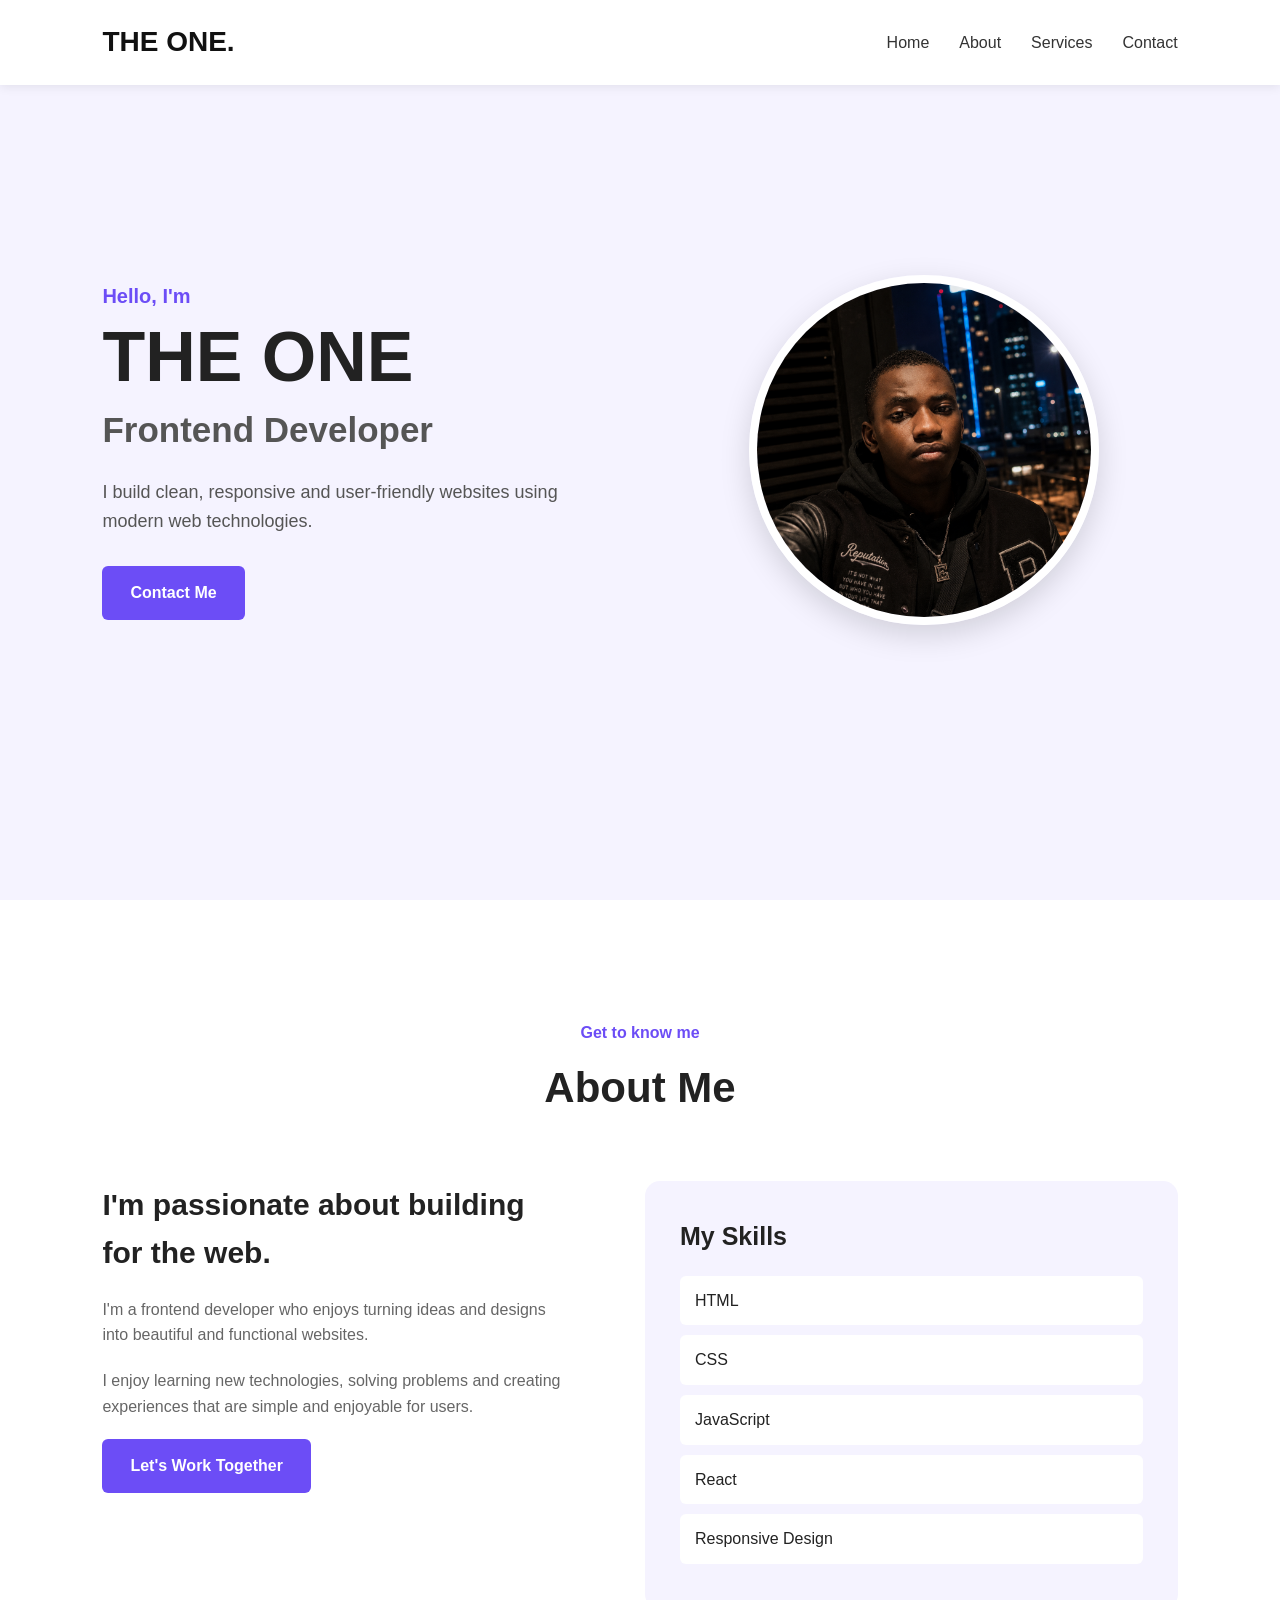
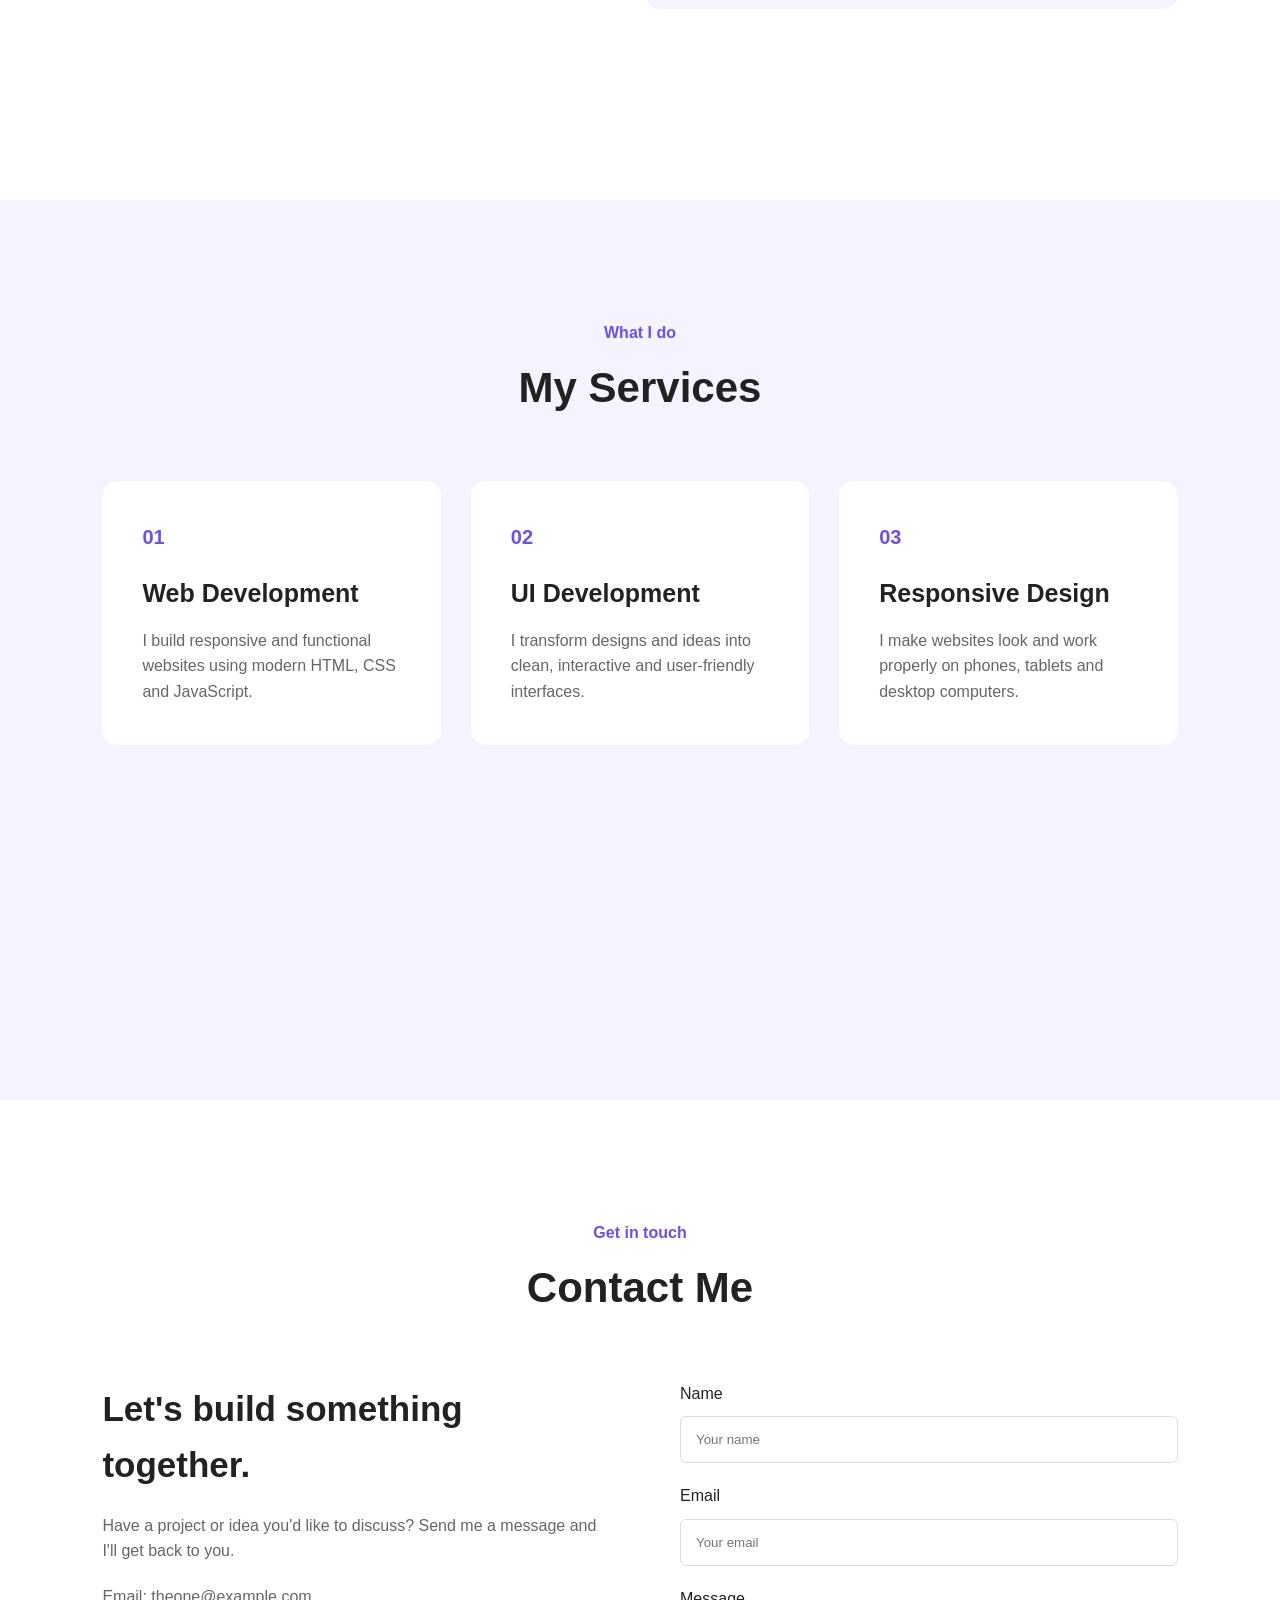
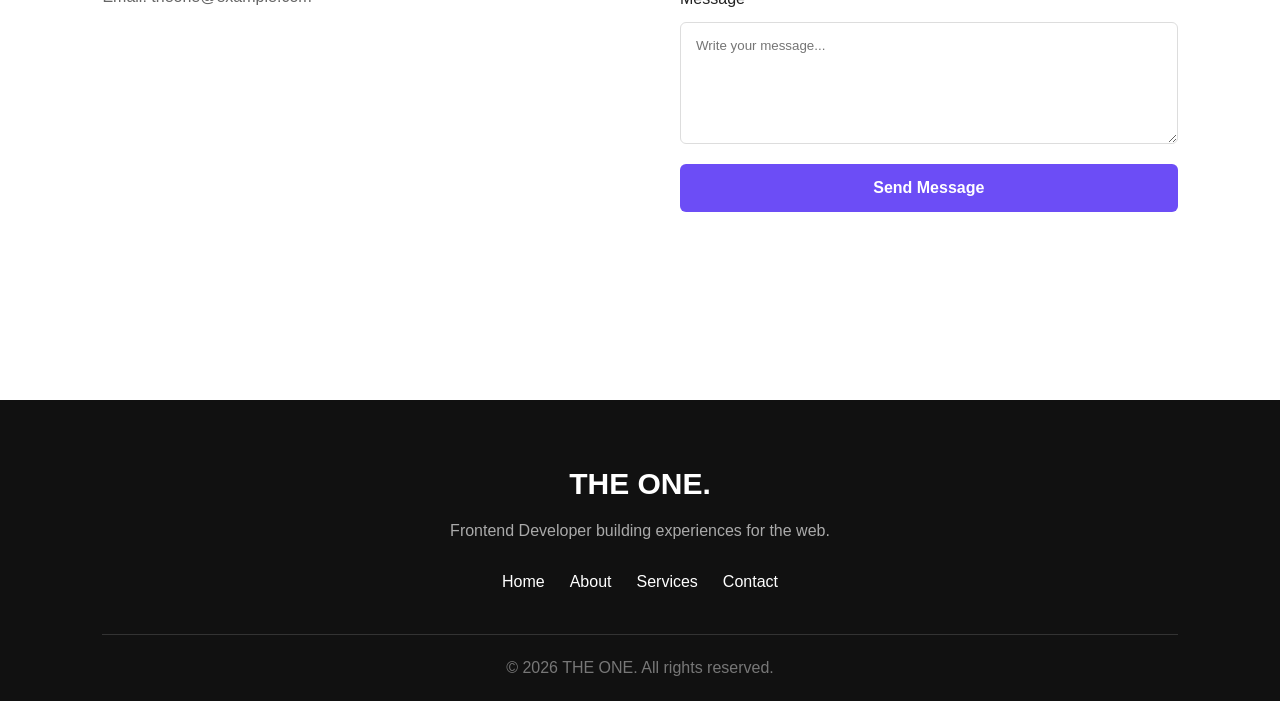
<file: index.html>
<!DOCTYPE html>
<html lang="en">
<head>
    <meta charset="UTF-8">
    <meta name="viewport" content="width=device-width, initial-scale=1.0">
    <title>My Portfolio</title>
    <link rel="stylesheet" href="style.css">
</head>
<body>



      <!-- ================= NAVBAR ================= -->

    <nav class="navbar">

        <div class="logo">
            <a href="#home">THE ONE.</a>
        </div>

        <div class="nav-links">
            <a href="#home">Home</a>
            <a href="#about">About</a>
            <a href="#services">Services</a>
            <a href="#contact">Contact</a>
        </div>

    </nav>


    <!-- ================= HOME ================= -->

    <section id="home" class="hero">

        <div class="hero-content">

            <p class="small-text">
                Hello, I'm
            </p>

            <h1>
                THE ONE
            </h1>

            <h2>
                Frontend Developer
            </h2>

            <p>
                I build clean, responsive and user-friendly websites
                using modern web technologies.
            </p>

            <a href="#contact" class="btn">
                Contact Me
            </a>

        </div>


        <div class="hero-image">

            <img
                src="my pic.png"
                alt="THE ONE profile picture"
            >

        </div>

    </section>


    <!-- ================= ABOUT ================= -->

    <section id="about" class="about">

        <div class="section-heading">

            <p>Get to know me</p>

            <h2>About Me</h2>

        </div>


        <div class="about-content">

            <div class="about-text">

                <h3>
                    I'm passionate about building for the web.
                </h3>

                <p>
                    I'm a frontend developer who enjoys turning
                    ideas and designs into beautiful and functional
                    websites.
                </p>

                <p>
                    I enjoy learning new technologies, solving
                    problems and creating experiences that are
                    simple and enjoyable for users.
                </p>

                <a href="#contact" class="btn">
                    Let's Work Together
                </a>

            </div>


            <div class="skills">

                <h3>My Skills</h3>

                <ul>
                    <li>HTML</li>
                    <li>CSS</li>
                    <li>JavaScript</li>
                    <li>React</li>
                    <li>Responsive Design</li>
                </ul>

            </div>

        </div>

    </section>



    <!-- ================= SERVICES ================= -->

    <section id="services" class="services">

        <div class="section-heading">

            <p>What I do</p>

            <h2>My Services</h2>

        </div>


        <div class="service-container">

            <!-- Service 1 -->

            <div class="service-card">

                <div class="service-number">
                    01
                </div>

                <h3>
                    Web Development
                </h3>

                <p>
                    I build responsive and functional websites
                    using modern HTML, CSS and JavaScript.
                </p>

            </div>


            <!-- Service 2 -->

            <div class="service-card">

                <div class="service-number">
                    02
                </div>

                <h3>
                    UI Development
                </h3>

                <p>
                    I transform designs and ideas into clean,
                    interactive and user-friendly interfaces.
                </p>

            </div>


            <!-- Service 3 -->

            <div class="service-card">

                <div class="service-number">
                    03
                </div>
                <h3>
                    Responsive Design
                </h3>

                <p>
                    I make websites look and work properly on
                    phones, tablets and desktop computers.
                </p>

            </div>

        </div>

    </section>


     <!-- ================= CONTACT ================= -->

    <section id="contact" class="contact">

        <div class="section-heading">

            <p>Get in touch</p>

            <h2>Contact Me</h2>

        </div>


        <div class="contact-container">

            <div class="contact-text">

                <h3>
                    Let's build something together.
                </h3>

                <p>
                    Have a project or idea you'd like to discuss?
                    Send me a message and I'll get back to you.
                </p>

                <p>
                    Email: theone@example.com
                </p>

            </div>


            <form class="contact-form">

                <label for="name">
                    Name
                </label>

                <input
                    type="text"
                    id="name"
                    placeholder="Your name"
                >


                <label for="email">
                    Email
                </label>

                <input
                    type="email"
                    id="email"
                    placeholder="Your email"
                >


                <label for="message">
                    Message
                </label>

                <textarea
                    id="message"
                    rows="6"
                    placeholder="Write your message..."
                ></textarea>


                <button type="submit">
                    Send Message
                </button>

            </form>

        </div>

    </section>

    <!-- ================= FOOTER ================= -->

    <footer>

        <div class="footer-content">

            <h2>THE ONE.</h2>

            <p>
                Frontend Developer building experiences for the web.
            </p>

            <div class="footer-links">

                <a href="#home">Home</a>

                <a href="#about">About</a>

                <a href="#services">Services</a>

                <a href="#contact">Contact</a>

            </div>

        </div>


        <div class="copyright">

            <p>
                © 2026 THE ONE. All rights reserved.
            </p>

        </div>

    </footer>

</body>

</html>
</body>
</html>
</file>
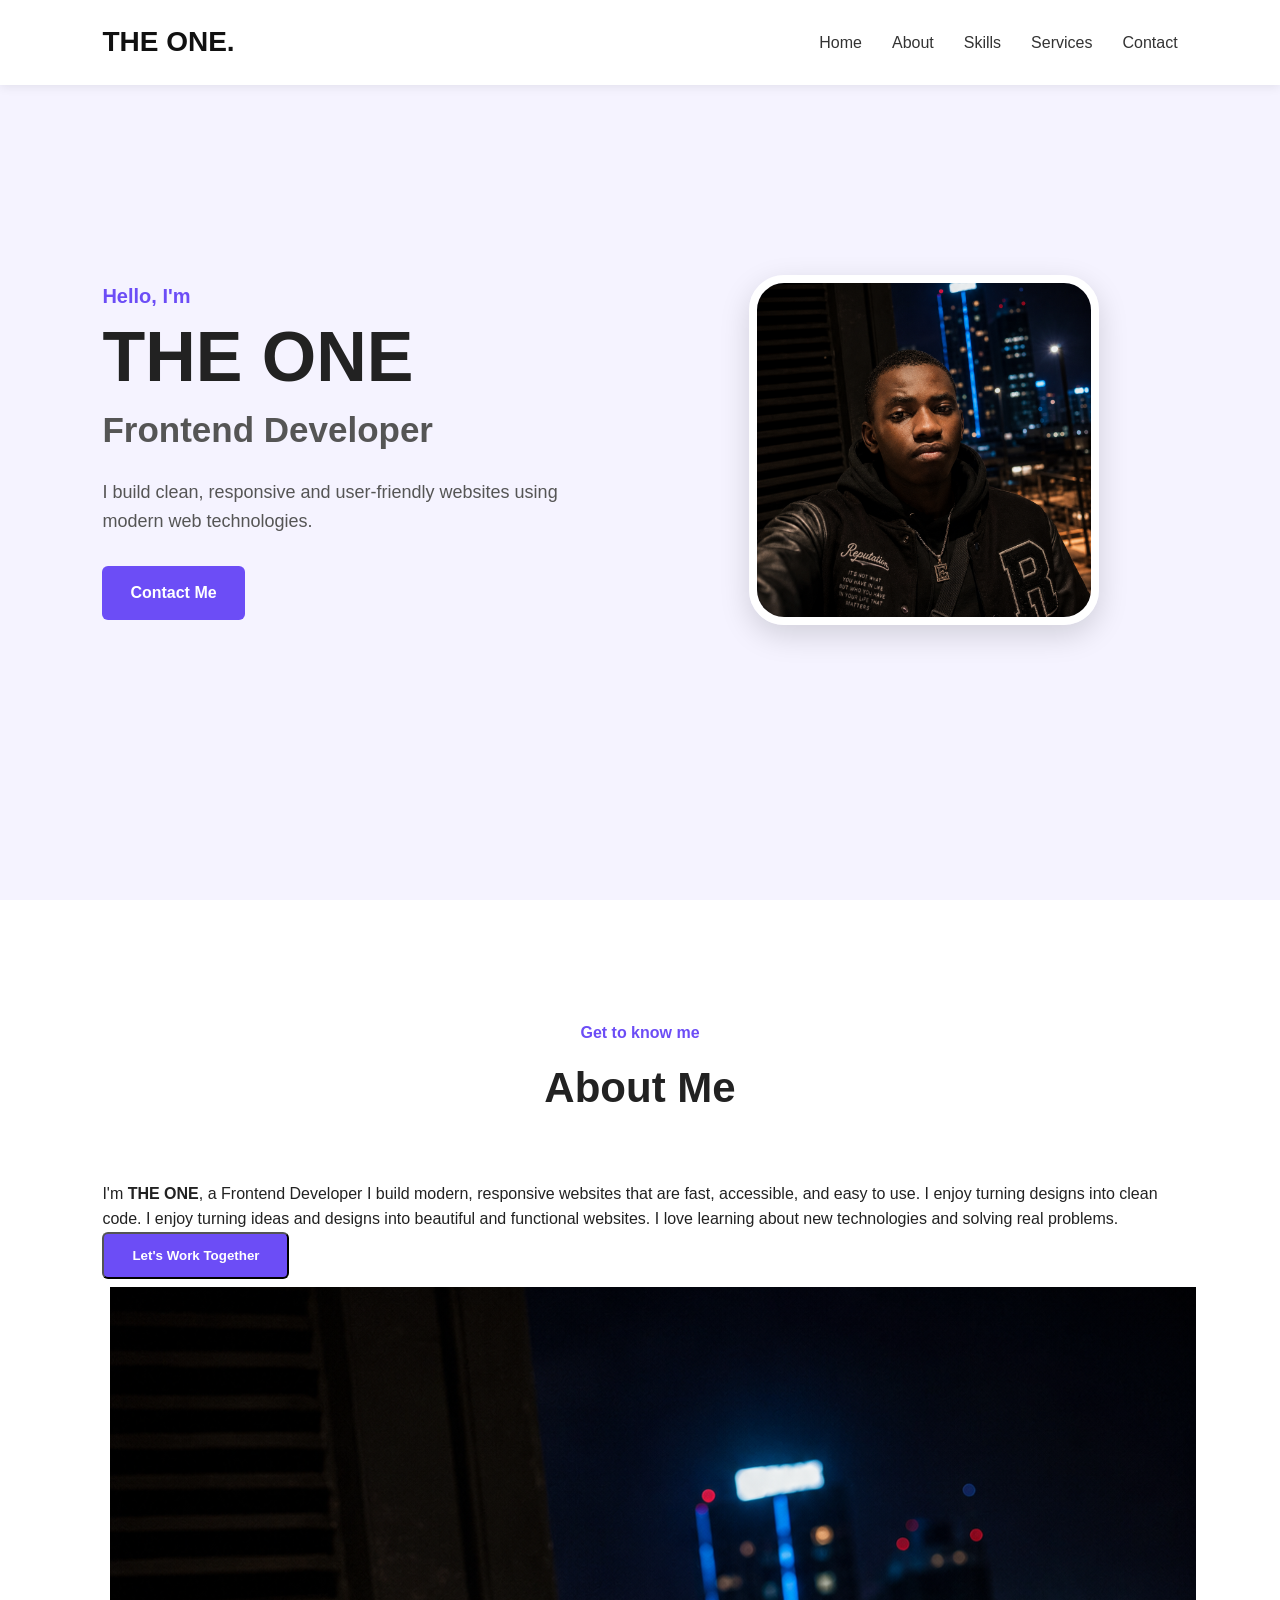
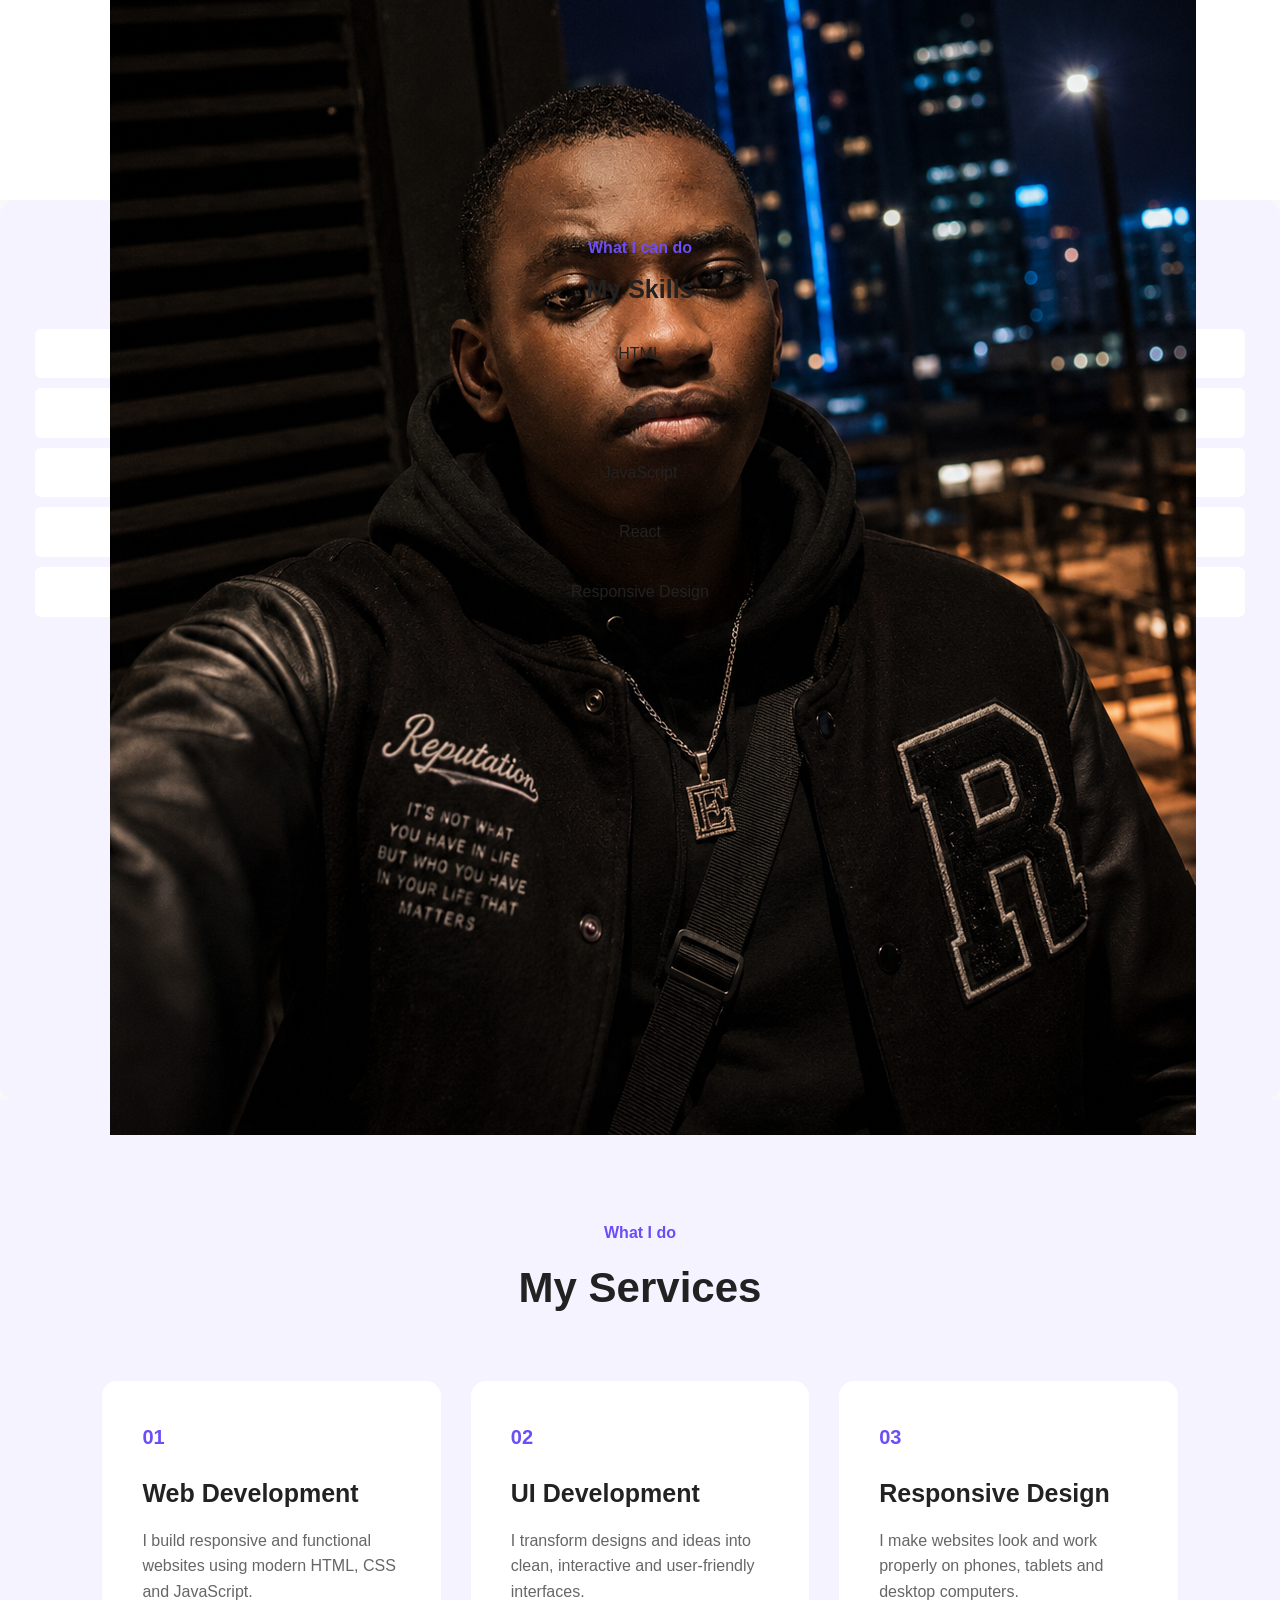
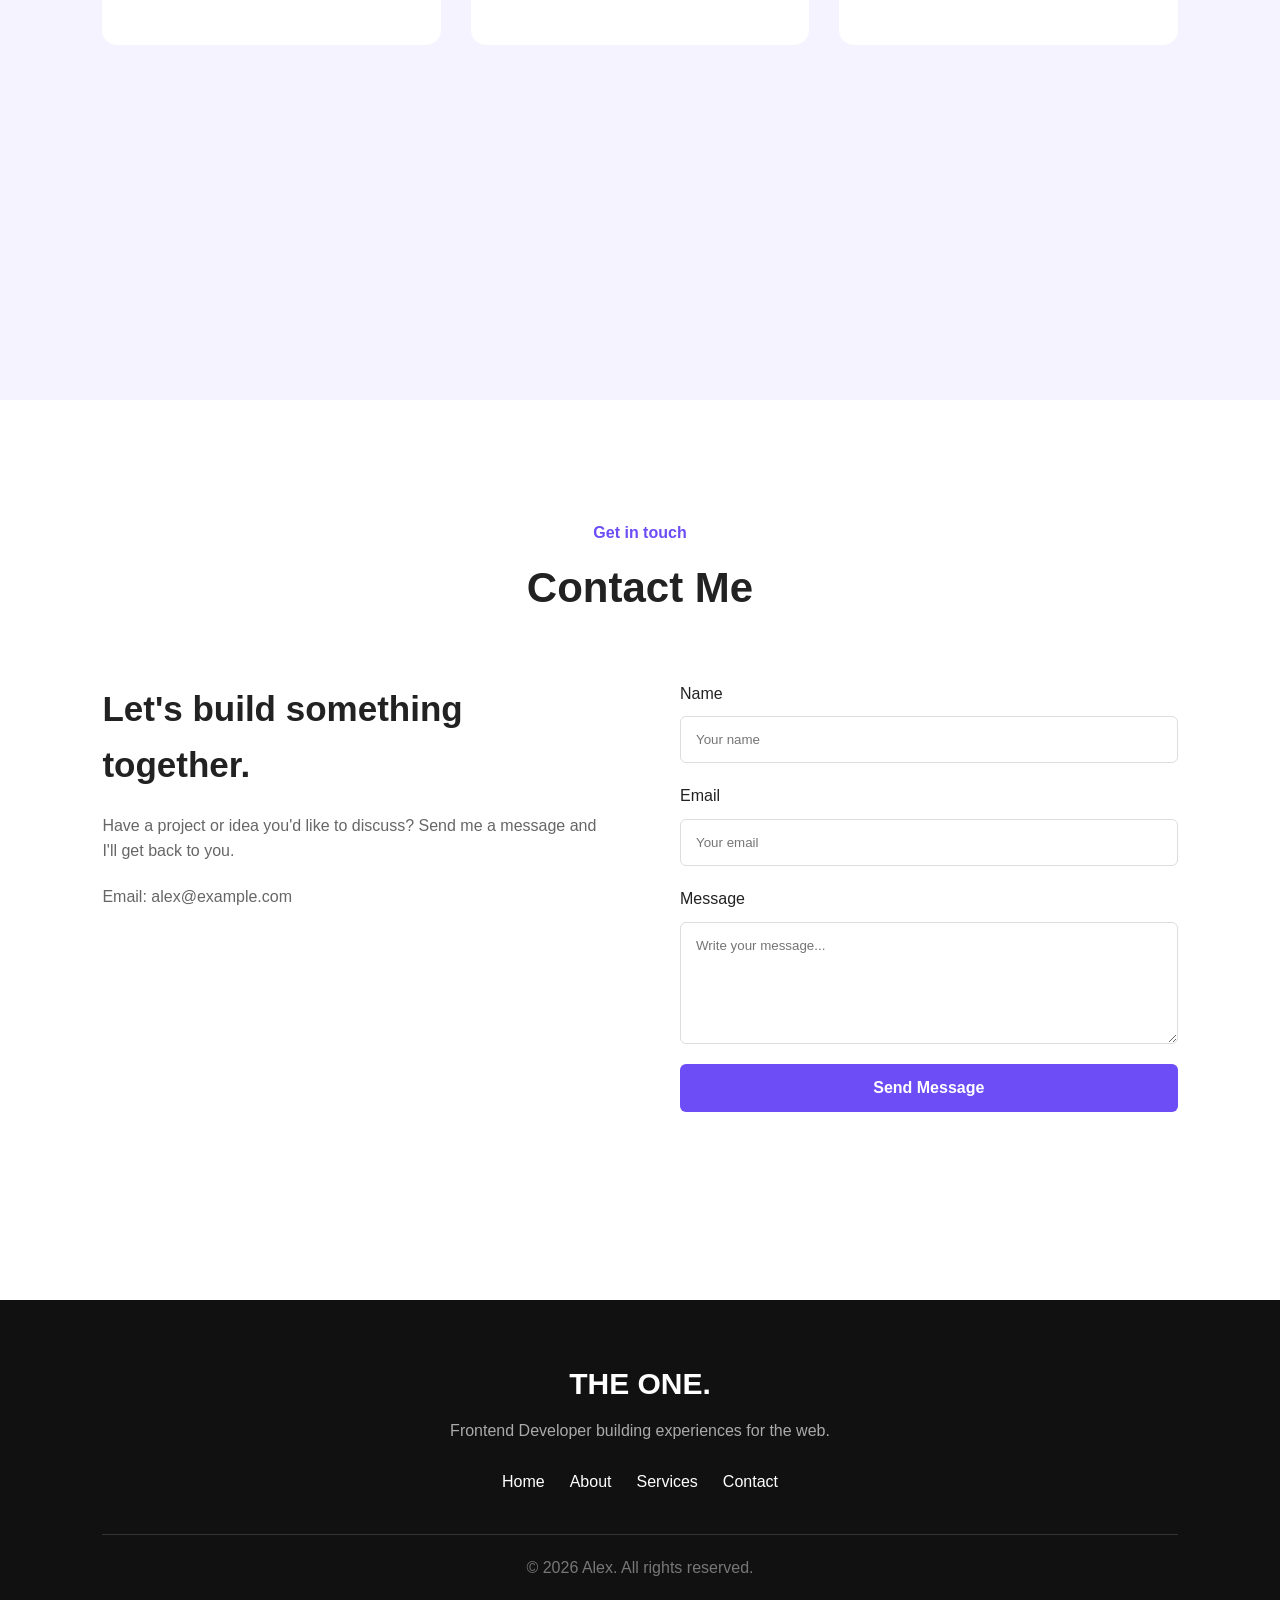
<file: assignment.html>
<!DOCTYPE html>
<html lan="en">
    <head>
        <meta charset="UTF-8">
<meta name="viewport" content="width=device-width, initial-scale=1.0">    
<title>my assignment</title>
<link rel="stylesheet" href="only.css">
<!--<img src="myproject.jpg">-->
    </head>
    <body>


        
    <!-- ================= NAVBAR ================= -->

    <nav class="navbar">

        <div class="logo">
            <a href="#home">THE ONE.</a>
        </div>

        <div class="nav-links">
            <a href="#home">Home</a>
            <a href="#about">About</a>
            <a href="#skills">Skills</a>
            <a href="#Services">Services</a>
            <a href="#contact">Contact</a>
        </div>

    </nav>
      <!-- ================= HOME ================= -->

    <section id="home" class="hero">

        <div class="hero-content">

            <p class="small-text">
                Hello, I'm
            </p>

            <h1>
                THE ONE
            </h1>

            <h2>
                Frontend Developer
            </h2>

            <p>
                I build clean, responsive and user-friendly websites
                using modern web technologies.
            </p>

            <a href="#contact" class="btn">
                Contact Me
            </a>

        </div>


        <div class="hero-image">

            <img
                src="my pic.png"
                alt="THE ONE profile picture"
            >

        </div>

    </section>

<!-- ===================== ABOUT =========================== -->

    <section id="about" class="about">

   <div class="section-heading">

    <p>Get to know me</p>
    <h2>About Me</h2>

    </div>

    <div>
        <p>I'm <strong>THE ONE</strong>, a Frontend Developer
        
            I build modern, responsive websites that are fast, accessible, and easy to use. 
            I enjoy turning designs into clean code.
          I enjoy turning ideas and designs into beautiful and functional websites.
            I love learning about new technologies and solving real problems. 
        </p>
        <button class="btn">Let's Work Together</button>
    </div>
    <div class="about-image">
        <img src="my pic.png" alt="THE ONE profile picture">
    </div>

</div>
    </section>    

    <section id="skills" class="skills">
        <div class="section-heading">
            <p>What I can do</p>
             <h3>My Skills</h3>

                <ul>
                    <li>HTML</li>
                    <li>CSS</li>
                    <li>JavaScript</li>
                    <li>React</li>
                    <li>Responsive Design</li>
                </ul>

        </div>

    </section>

     <!-- ================= SERVICES ================= -->

    <section id="Services" class="services">

        <div class="section-heading">

            <p>What I do</p>

            <h2>My Services</h2>

        </div>


        <div class="service-container">

            <!-- Service 1 -->

            <div class="service-card">

                <div class="service-number">
                    01
                </div>

                <h3>
                    Web Development
                </h3>

                <p>
                    I build responsive and functional websites
                    using modern HTML, CSS and JavaScript.
                </p>

            </div>


            <!-- Service 2 -->

            <div class="service-card">

                <div class="service-number">
                    02
                </div>

                <h3>
                    UI Development
                </h3>

                <p>
                    I transform designs and ideas into clean,
                    interactive and user-friendly interfaces.
                </p>

            </div>


            <!-- Service 3 -->

            <div class="service-card">

                <div class="service-number">
                    03
                </div>
                <h3>
                    Responsive Design
                </h3>

                <p>
                    I make websites look and work properly on
                    phones, tablets and desktop computers.
                </p>

            </div>

        </div>

    </section>

    <!-- ================= CONTACT ================= -->

    <section id="contact" class="contact">

        <div class="section-heading">

            <p>Get in touch</p>

            <h2>Contact Me</h2>

        </div>


        <div class="contact-container">

            <div class="contact-text">

                <h3>
                    Let's build something together.
                </h3>

                <p>
                    Have a project or idea you'd like to discuss?
                    Send me a message and I'll get back to you.
                </p>

                <p>
                    Email: alex@example.com
                </p>

            </div>


            <form class="contact-form">

                <label for="name">
                    Name
                </label>

                <input
                    type="text"
                    id="name"
                    placeholder="Your name"
                >


                <label for="email">
                    Email
                </label>

                <input
                    type="email"
                    id="email"
                    placeholder="Your email"
                >


                <label for="message">
                    Message
                </label>

                <textarea
                    id="message"
                    rows="6"
                    placeholder="Write your message..."
                ></textarea>


                <button type="submit">
                    Send Message
                </button>

            </form>

        </div>

    </section>

     <!-- ================= FOOTER ================= -->

    <footer>

        <div class="footer-content">

            <h2>THE ONE.</h2>

            <p>
                Frontend Developer building experiences for the web.
            </p>

            <div class="footer-links">

                <a href="#home">Home</a>

                <a href="#about">About</a>

                <a href="#services">Services</a>

                <a href="#contact">Contact</a>

            </div>

        </div>


        <div class="copyright">

            <p>
                © 2026 Alex. All rights reserved.
            </p>

        </div>

    </footer>


   
    </body>
</html>
</file>
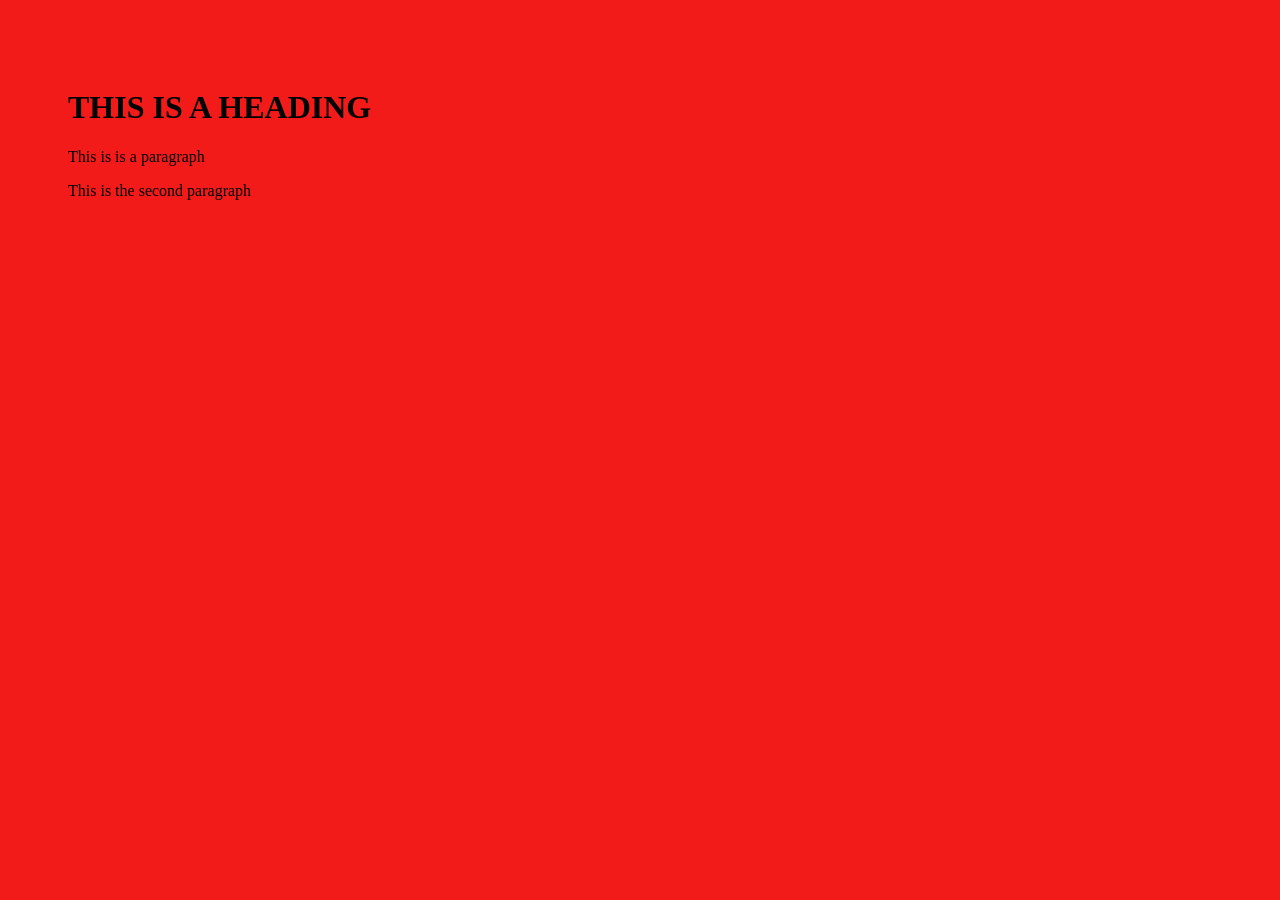
<file: emma.html>
<!DOCTYPE html>
<html lang="en">
<head>
    <meta charset="UTF-8">
    <meta name="viewport" content="width=device-width, initial-scale=1.0">
    <title>Document</title>
    <link rel="stylesheet" href="emma.css">
</head>
<body>
    <h1>THIS IS A HEADING</h1>
    <p>This is is a paragraph</p>
    <p>This is the second paragraph</p>
</body>
</html>
</file>
<file: style.css>
/* =========================
   RESET
========================= */

* {
    margin: 0;
    padding: 0;
    box-sizing: border-box;
}


html {
    scroll-behavior: smooth;
}


body {
    font-family: Arial, Helvetica, sans-serif;
    line-height: 1.6;
    color: #222;
    background: #f8f8f8;
}


/* =========================
   NAVBAR
========================= */

.navbar {
    position: fixed;
    top: 0;
    left: 0;

    width: 100%;

    display: flex;
    justify-content: space-between;
    align-items: center;

    padding: 20px 8%;

    background: white;

    z-index: 1000;

    box-shadow: 0 2px 10px rgba(0, 0, 0, 0.08);
}


.logo a {
    text-decoration: none;

    color: #111;

    font-size: 28px;

    font-weight: bold;
}


.nav-links {
    display: flex;

    gap: 30px;
}


.nav-links a {
    text-decoration: none;

    color: #333;

    font-size: 16px;

    transition: 0.3s;
}


.nav-links a:hover {
    color: #6c4df6;
}


/* =========================
   GENERAL
========================= */

section {
    min-height: 100vh;

    padding: 120px 8%;
}


.section-heading {
    text-align: center;

    margin-bottom: 60px;
}


.section-heading p {
    color: #6c4df6;

    font-weight: bold;

    margin-bottom: 8px;
}


.section-heading h2 {
    font-size: 42px;
}


/* =========================
   HERO
========================= */

.hero {
    display: flex;

    justify-content: space-between;

    align-items: center;

    gap: 60px;

    background: #f5f3ff;
}


.hero-content {
    flex: 1;
}


.small-text {
    color: #6c4df6;

    font-size: 20px;

    font-weight: bold;
}


.hero h1 {
    font-size: 70px;

    line-height: 1;

    margin: 10px 0;
}


.hero h2 {
    font-size: 35px;

    margin-bottom: 20px;

    color: #555;
}


.hero-content > p:not(.small-text) {
    max-width: 550px;

    margin-bottom: 30px;

    color: #555;

    font-size: 18px;
}


/* Hero Image */

.hero-image {
    flex: 1;

    display: flex;

    justify-content: center;
}


.hero-image img {
    width: 350px;

    height: 350px;

    object-fit: cover;

    border-radius: 50%;

    border: 8px solid white;

    box-shadow: 0 10px 30px rgba(0, 0, 0, 0.15);
}


/* Button */

.btn {
    display: inline-block;

    padding: 14px 28px;

    background: #6c4df6;

    color: white;

    text-decoration: none;

    border-radius: 6px;

    font-weight: bold;

    transition: 0.3s;
}


.btn:hover {
    background: #5034d4;

    transform: translateY(-3px);
}
/* =========================
   ABOUT
========================= */

.about {
    background: white;
}


.about-content {
    display: flex;

    justify-content: space-between;

    gap: 80px;
}


.about-text {
    flex: 1;
}


.about-text h3 {
    font-size: 30px;

    margin-bottom: 20px;
}


.about-text p {
    color: #666;

    margin-bottom: 20px;
}


.skills {
    flex: 1;

    background: #f5f3ff;

    padding: 35px;

    border-radius: 15px;
}


.skills h3 {
    font-size: 25px;

    margin-bottom: 20px;
}


.skills ul {
    list-style: none;
}


.skills li {
    background: white;

    padding: 12px 15px;

    margin-bottom: 10px;

    border-radius: 6px;
}

/* =========================
   SERVICES
========================= */

.services {
    background: #f5f3ff;
}


.service-container {
    display: flex;

    gap: 30px;
}


.service-card {
    flex: 1;

    background: white;

    padding: 40px;

    border-radius: 15px;

    transition: 0.3s;
}


.service-card:hover {
    transform: translateY(-10px);

    box-shadow: 0 15px 30px rgba(0, 0, 0, 0.1);
}


.service-number {
    color: #6c4df6;

    font-size: 20px;

    font-weight: bold;

    margin-bottom: 20px;
}


.service-card h3 {
    font-size: 25px;

    margin-bottom: 15px;
}


.service-card p {
    color: #666;
}

/* =========================
   CONTACT
========================= */

.contact {
    background: white;
}


.contact-container {
    display: flex;

    gap: 80px;
}


.contact-text {
    flex: 1;
}


.contact-text h3 {
    font-size: 35px;

    margin-bottom: 20px;
}.contact-text p {
    color: #666;

    margin-bottom: 20px;
}


.contact-form {
    flex: 1;

    display: flex;

    flex-direction: column;

    gap: 10px;
}


.contact-form input,
.contact-form textarea {
    width: 100%;

    padding: 15px;

    border: 1px solid #ddd;

    border-radius: 6px;

    font-family: inherit;

    margin-bottom: 10px;
}


.contact-form input:focus,
.contact-form textarea:focus {
    outline: none;

    border-color: #6c4df6;
}


.contact-form button {
    border: none;

    padding: 15px;

    background: #6c4df6;

    color: white;

    font-size: 16px;

    font-weight: bold;

    border-radius: 6px;

    cursor: pointer;

    transition: 0.3s;
}


.contact-form button:hover {
    background: #5034d4;
}

/* =========================
   FOOTER
========================= */

footer {
    background: #111;

    color: white;

    padding: 60px 8% 20px;
}


.footer-content {
    text-align: center;

    margin-bottom: 40px;
}


.footer-content h2 {
    font-size: 30px;

    margin-bottom: 10px;
}


.footer-content p {
    color: #aaa;

    margin-bottom: 25px;
}


.footer-links {
    display: flex;

    justify-content: center;

    gap: 25px;
}


.footer-links a {
    color: white;

    text-decoration: none;

    transition: 0.3s;
}


.footer-links a:hover {
    color: #6c4df6;
}


.copyright {
    text-align: center;

    border-top: 1px solid #333;

    padding-top: 20px;

    color: #777;
}


/* =========================
   RESPONSIVE DESIGN
========================= */
@media (max-width: 768px) {
    
        .navbar {
            padding: 18px 5%;
        }
        .nav-links {
            gap: 12px;
        }
        .nav-links a {
            font-size: 14px;
        }

        section {
            padding: 100px 5%;
        }

        /* Hero */
        .hero {
            flex-direction: column;

            text-align: center;
        
            padding-top: 140px;
        }

        .hero h1 {
            font-size: 50px;
        }

        .hero h2 {
            font-size: 27px;
        }

        .hero-image img{
            width: 260px;

            height: 260px;
        }

        /* About */

        .about-content {
            flex-direction: column;

            gap: 40px;
        }

        /* Services */

        .service-container {
            flex-direction: column;
        }

        /* Contact */

        .contact-container {
            flex-direction: column;

            gap: 40px;
        }

        .section-heading h2 {
            font-size: 35px;
        }

    }



    /* =========================
    SMALL PHONES
========================= */
@media (max-width: 480px) {

    .navbar {
        flex-direction: column;

        gap: 10px;
    }

    .nav-links {
        gap: 10px;
    }

    .nav-links a {
        font-size: 12px;
    }

    .hero h1 {
        font-size: 42px;
    }

    .hero h2 {
        font-size: 23px;
    }

    .hero-image img {
        width: 220px;

        height: 200px;
    }

    .footer-links {
        flex-wrap: wrap;
    }


}
</file>
<file: only.css>
* {
    margin: 0;
    padding: 0;
    box-sizing: border-box;
}


html {
    scroll-behavior: smooth;
}


body {
    font-family: Arial, Helvetica, sans-serif;
    line-height: 1.6;
    color: #222;
    background: #f8f8f8;
}


/* =========================
   NAVBAR
========================= */

.navbar {
    position: fixed;
    top: 0;
    left: 0;

    width: 100%;

    display: flex;
    justify-content: space-between;
    align-items: center;

    padding: 20px 8%;

    background: white;

    z-index: 1000;

    box-shadow: 0 2px 10px rgba(0, 0, 0, 0.08);
}


.logo a {
    text-decoration: none;

    color: #111;

    font-size: 28px;

    font-weight: bold;
}


.nav-links {
    display: flex;

    gap: 30px;
}


.nav-links a {
    text-decoration: none;

    color: #333;

    font-size: 16px;

    transition: 0.3s;
}


.nav-links a:hover {
    color: #6c4df6;
}

/* =========================
   GENERAL
========================= */

section {
    min-height: 100vh;

    padding: 120px 8%;
}


.section-heading {
    text-align: center;

    margin-bottom: 60px;
}


.section-heading p {
    color: #6c4df6;

    font-weight: bold;

    margin-bottom: 8px;
}


.section-heading h2 {
    font-size: 42px;
}


/* =========================
   HERO
========================= */

.hero {
    display: flex;

    justify-content: space-between;

    align-items: center;

    gap: 60px;

    background: #f5f3ff;
}


.hero-content {
    flex: 1;
}


.small-text {
    color: #6c4df6;

    font-size: 20px;

    font-weight: bold;
}


.hero h1 {
    font-size: 70px;

    line-height: 1;

    margin: 10px 0;
}


.hero h2 {
    font-size: 35px;

    margin-bottom: 20px;

    color: #555;
}


.hero-content > p:not(.small-text) {
    max-width: 550px;

    margin-bottom: 30px;

    color: #555;

    font-size: 18px;
}


/* Hero Image */

.hero-image {
    flex: 1;

    display: flex;

    justify-content: center;
}


.hero-image img {
    width: 350px;

    height: 350px;

    object-fit: cover;

    border-radius: 10%;

    border: 8px solid white;

    box-shadow: 0 10px 30px rgba(0, 0, 0, 0.15);
}


/* Button */

.btn {
    display: inline-block;

    padding: 14px 28px;

    background: #6c4df6;

    color: white;

    text-decoration: none;

    border-radius: 6px;

    font-weight: bold;

    transition: 0.3s;
}


.btn:hover {
    background: #5034d4;

    transform: translateY(-3px);
}

/* =========================
   ABOUT
========================= */

.about {
    background: white;
}


.about-content {
    display: flex;

    justify-content: space-between;

    gap: 80px;
}


.about-text {
    flex: 1;
}


.about-text h3 {
    font-size: 30px;

    margin-bottom: 20px;
}


.about-text p {
    color: #666;
}
.about-image{
     
    width: 20px;
    height: 20px;

    object-fit: cover;

    border-radius: 10%;

    border: 8px solid white;
}

.skills {
    flex: 1;

    background: #f5f3ff;

    padding: 35px;

    border-radius: 15px;
}


.skills h3 {
    font-size: 25px;

    margin-bottom: 20px;
}


.skills ul {
    list-style: none;
}


.skills li {
    background: white;

    padding: 12px 15px;

    margin-bottom: 10px;

    border-radius: 6px;
}

/* =========================
   SERVICES
========================= */

.services {
    background: #f5f3ff;
}


.service-container {
    display: flex;

    gap: 30px;
}


.service-card {
    flex: 1;

    background: white;

    padding: 40px;

    border-radius: 15px;

    transition: 0.3s;
}


.service-card:hover {
    transform: translateY(-10px);

    box-shadow: 0 15px 30px rgba(0, 0, 0, 0.1);
}


.service-number {
    color: #6c4df6;

    font-size: 20px;

    font-weight: bold;

    margin-bottom: 20px;
}


.service-card h3 {
    font-size: 25px;

    margin-bottom: 15px;
}


.service-card p {
    color: #666;
}

/* =========================
   CONTACT
========================= */

.contact {
    background: white;
}


.contact-container {
    display: flex;

    gap: 80px;
}


.contact-text {
    flex: 1;
}


.contact-text h3 {
    font-size: 35px;

    margin-bottom: 20px;
}
.contact-text p {
    color: #666;

    margin-bottom: 20px;
}


.contact-form {
    flex: 1;

    display: flex;

    flex-direction: column;

    gap: 10px;
}


.contact-form input,
.contact-form textarea {
    width: 100%;

    padding: 15px;

    border: 1px solid #ddd;

    border-radius: 6px;

    font-family: inherit;

    margin-bottom: 10px;
}


.contact-form input:focus,
.contact-form textarea:focus {
    outline: none;

    border-color: #6c4df6;
}


.contact-form button {
    border: none;

    padding: 15px;

    background: #6c4df6;

    color: white;

    font-size: 16px;

    font-weight: bold;

    border-radius: 6px;

    cursor: pointer;

    transition: 0.3s;
}


.contact-form button:hover {
    background: #5034d4;
}


/* =========================
   FOOTER
========================= */

footer {
    background: #111;

    color: white;

    padding: 60px 8% 20px;
}


.footer-content {
    text-align: center;

    margin-bottom: 40px;
}


.footer-content h2 {
    font-size: 30px;

    margin-bottom: 10px;
}


.footer-content p {
    color: #aaa;

    margin-bottom: 25px;
}


.footer-links {
    display: flex;

    justify-content: center;

    gap: 25px;
}


.footer-links a {
    color: white;

    text-decoration: none;

    transition: 0.3s;
}


.footer-links a:hover {
    color: #6c4df6;
}


.copyright {
    text-align: center;

    border-top: 1px solid #333;

    padding-top: 20px;

    color: #777;
}

   /* background-image: url("Logo\ Mockup\ on\ iron\ wall.jpg");
    background-repeat: no-repeat;
    background-attachment: fixed;
    background-position: center; */
 /*
    background: linear-gradient(to left, red, blue);
    background-repeat: no-repeat;
    background-attachment: fixed;
}
*/

/*

#heading{
    color:red;
    margin-top: 40px;
    font-size: 60px;
}
.text{
    color:blue;
    margin-top: 40px;
    font-size: 22px;
}
button{
    background-color:purple;
    color:white;
    padding: 15px 35px;
    border: none;
    border-radius: 100%;
    margin-top: 20px;
    font-size: 16px;
    cursor: pointer;
    transition: 0.3s;
    box-shadow: 0 5px 15px rgba(0,0,0,0.2);
}
body{
    margin:30px;
    margin-top: 40px;
    text-align: center;
    background-color: #f5f5f5;
}
button:hover{
    background-color: darkviolet;
}
.omo{
    background-color: red;
    padding: 20px;
    width: 300px;
    margin: 30px auto;
    border-radius: 10px;
    border: 3px solid black;
    text-align: center;
   
}*/
</file>
<file: emma.css>
body {
    background-color: rgb(243, 26, 26);
}   

@media (max-width: 600px) {
    body {
        background-color: lightgray;
        padding: 40px;
    }
    h1 {
        display: none;
    }
}
@media (min-width: 768px) {
    body {
        padding: 60px;
    }
}
</file>
